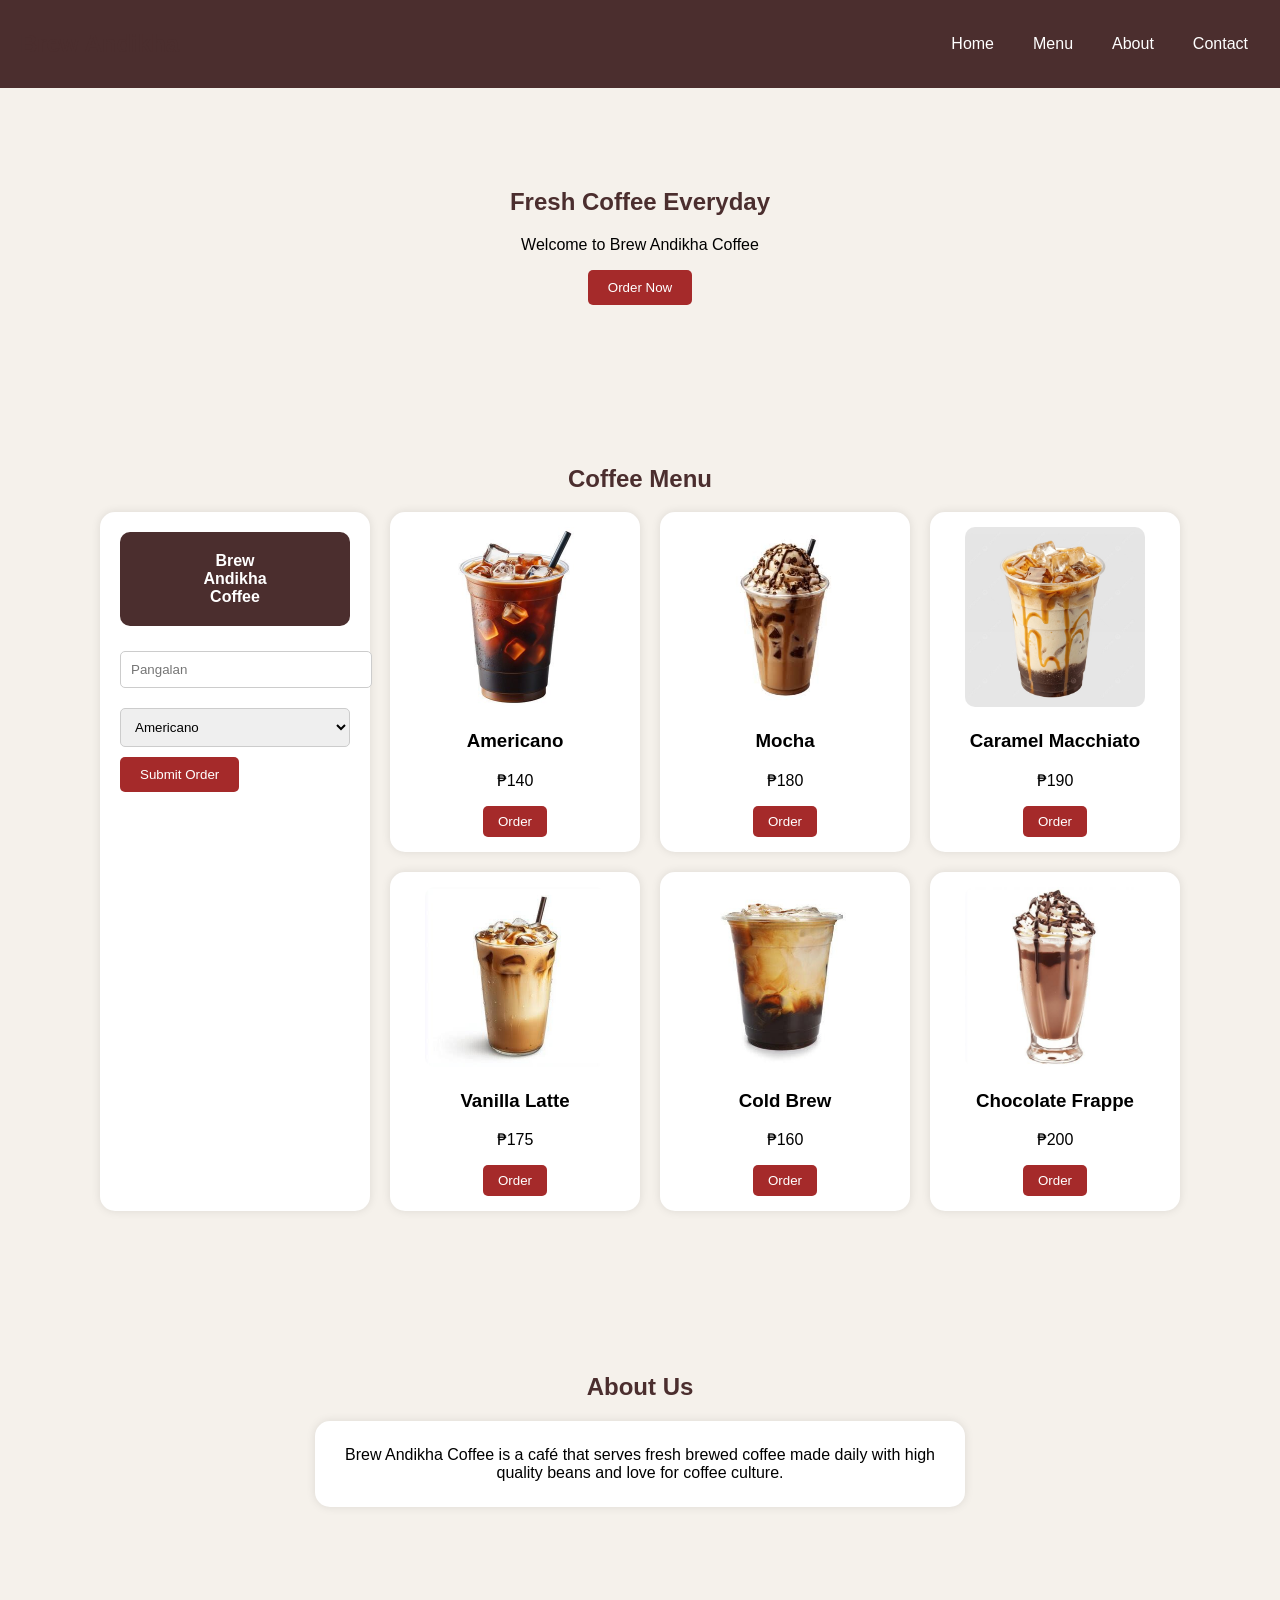
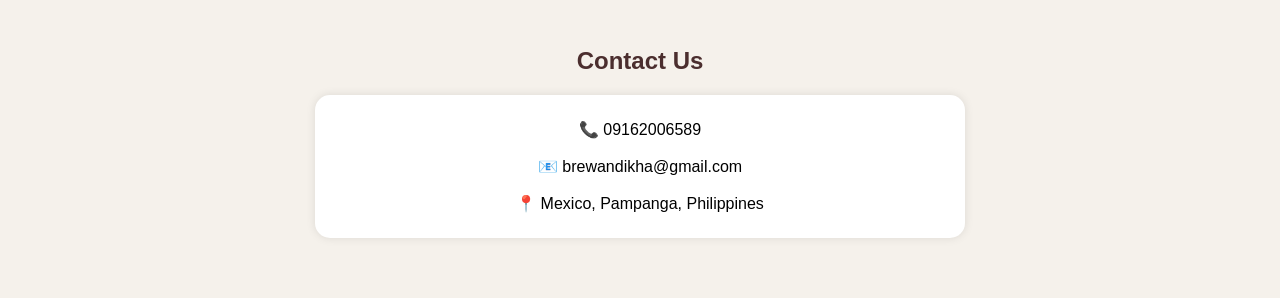
<file: index.html>
<!DOCTYPE html>
<html>
<head>
    <title>Brew Andikha Coffee</title>

    <style>
        html{
            scroll-behavior: smooth;
        }

        body{
            margin:0;
            font-family: Arial;
            background:#f5f1eb;
        }

        /* NAV */
        nav{
            display:flex;
            justify-content:space-between;
            align-items:center;
            background:#4b2e2e;
            color:white;
            padding:10px 20px;
            position:sticky;
            top:0;
            z-index:1000;
        }

        nav ul{
            list-style:none;
            display:flex;
            gap:15px;
            margin:0;
            padding:0;
        }

        nav a{
            color:white;
            text-decoration:none;
            padding:8px 12px;
            border-radius:5px;
        }

        nav a:hover{
            background:rgba(255,255,255,0.2);
        }

        section{
            padding:60px 20px;
        }

        h1,h2{
            text-align:center;
            color:#4b2e2e;
        }

        /* HERO */
        .hero{
            text-align:center;
            padding:80px 20px;
        }

        button{
            background:brown;
            color:white;
            border:none;
            padding:10px 20px;
            border-radius:5px;
            cursor:pointer;
        }

        /* LAYOUT */
        .container{
            display:flex;
            gap:20px;
            justify-content:center;
        }

        .sidebar{
            width:230px;
            background:white;
            padding:20px;
            border-radius:15px;
            box-shadow:0 0 10px rgba(0,0,0,0.1);
        }

        .logo{
            background:#4b2e2e;
            color:white;
            text-align:center;
            padding:20px;
            border-radius:10px;
            font-weight:bold;
            margin-bottom:15px;
        }

        input,select{
            width:100%;
            padding:10px;
            margin:10px 0;
            border-radius:5px;
            border:1px solid #ccc;
        }

        /* MENU */
        .menu{
            display:grid;
            grid-template-columns:repeat(3,1fr);
            gap:20px;
        }

        .menu-item{
            background:white;
            padding:15px;
            border-radius:15px;
            text-align:center;
            width:220px;
            box-shadow:0 0 10px rgba(0,0,0,0.1);
        }

        .menu-item img{
            width:180px;
            height:180px;
            object-fit:cover;
            border-radius:10px;
        }

        .order-btn{
            background:brown;
            color:white;
            border:none;
            padding:8px 15px;
            border-radius:5px;
            cursor:pointer;
        }

        #result{
            text-align:center;
            font-size:22px;
            margin-top:20px;
            color:blue;
            font-weight:bold;
        }

        /* ABOUT + CONTACT */
        .box{
            max-width:600px;
            margin:auto;
            background:white;
            padding:25px;
            border-radius:15px;
            box-shadow:0 0 10px rgba(0,0,0,0.1);
            text-align:center;
        }
    </style>
</head>

<body>

<!-- NAV -->
<nav>
    <h2>Brew Andikha</h2>
    <ul>
        <li><a href="#home">Home</a></li>
        <li><a href="#menu">Menu</a></li>
        <li><a href="#about">About</a></li>
        <li><a href="#contact">Contact</a></li>
    </ul>
</nav>

<!-- HOME -->
<section id="home" class="hero">
    <h2>Fresh Coffee Everyday</h2>
    <p>Welcome to Brew Andikha Coffee</p>
    <button onclick="document.getElementById('menu').scrollIntoView({behavior:'smooth'})">
        Order Now
    </button>
</section>

<!-- MENU -->
<section id="menu">
    <h1>Coffee Menu</h1>

    <div class="container">

        <div class="sidebar">
            <div class="logo">Brew<br>Andikha<br>Coffee</div>

            <input type="text" id="customer" placeholder="Pangalan">

            <select id="coffee">
                <option>Americano</option>
                <option>Mocha</option>
                <option>Caramel Macchiato</option>
                <option>Vanilla Latte</option>
                <option>Cold Brew</option>
                <option>Chocolate Frappe</option>
            </select>

            <button onclick="submitOrder()">Submit Order</button>
        </div>

        <div class="menu">

            <div class="menu-item" id="americano">
                <img src="46a6f033-e813-4fde-9743-84b034e76758.jpg">
                <h3>Americano</h3>
                <p>₱140</p>
                <button class="order-btn" onclick="selectCoffee('Americano','americano')">Order</button>
            </div>

            <div class="menu-item" id="mocha">
                <img src="66fe24e9-2eb0-4848-8a84-934c75f5b318.jpg">
                <h3>Mocha</h3>
                <p>₱180</p>
                <button class="order-btn" onclick="selectCoffee('Mocha','mocha')">Order</button>
            </div>

            <div class="menu-item" id="caramel">
                <img src="28a4cfa1-de22-4be5-b4fa-8bbea418a2dc.jpg">
                <h3>Caramel Macchiato</h3>
                <p>₱190</p>
                <button class="order-btn" onclick="selectCoffee('Caramel Macchiato','caramel')">Order</button>
            </div>

            <div class="menu-item" id="vanilla">
                <img src="19f15237-cbd5-4db6-b45c-9ff7e8f0304b.jpg">
                <h3>Vanilla Latte</h3>
                <p>₱175</p>
                <button class="order-btn" onclick="selectCoffee('Vanilla Latte','vanilla')">Order</button>
            </div>

            <div class="menu-item" id="coldbrew">
                <img src="2940bb46-a5dc-43f8-82a4-12d93fdc152f.jpg">
                <h3>Cold Brew</h3>
                <p>₱160</p>
                <button class="order-btn" onclick="selectCoffee('Cold Brew','coldbrew')">Order</button>
            </div>

            <div class="menu-item" id="frappe">
                <img src="55b6f6bd-e20e-4fcd-901a-de11fc4e571c.jpg">
                <h3>Chocolate Frappe</h3>
                <p>₱200</p>
                <button class="order-btn" onclick="selectCoffee('Chocolate Frappe','frappe')">Order</button>
            </div>

        </div>
    </div>

    <p id="result"></p>
</section>

<!-- ABOUT -->
<section id="about">
    <h1>About Us</h1>
    <div class="box">
        Brew Andikha Coffee is a café that serves fresh brewed coffee made daily
        with high quality beans and love for coffee culture.
    </div>
</section>

<!-- CONTACT -->
<section id="contact">
    <h1>Contact Us</h1>
    <div class="box">
        📞 09162006589 <br><br>
        📧 brewandikha@gmail.com <br><br>
        📍 Mexico, Pampanga, Philippines
    </div>
</section>

<script>
function selectCoffee(coffee,id){
    document.querySelectorAll(".menu-item")
    .forEach(i => i.classList.remove("active"));

    document.getElementById(id).classList.add("active");
    document.getElementById("coffee").value = coffee;

    document.getElementById("result").innerText =
        coffee + " selected";
}

function submitOrder(){
    let customer = document.getElementById("customer").value;
    let coffee = document.getElementById("coffee").value;

    document.getElementById("result").innerText =
        `Thank you ${customer}! Your order is ${coffee}`;
}
</script>

</body>
</html>
</file>
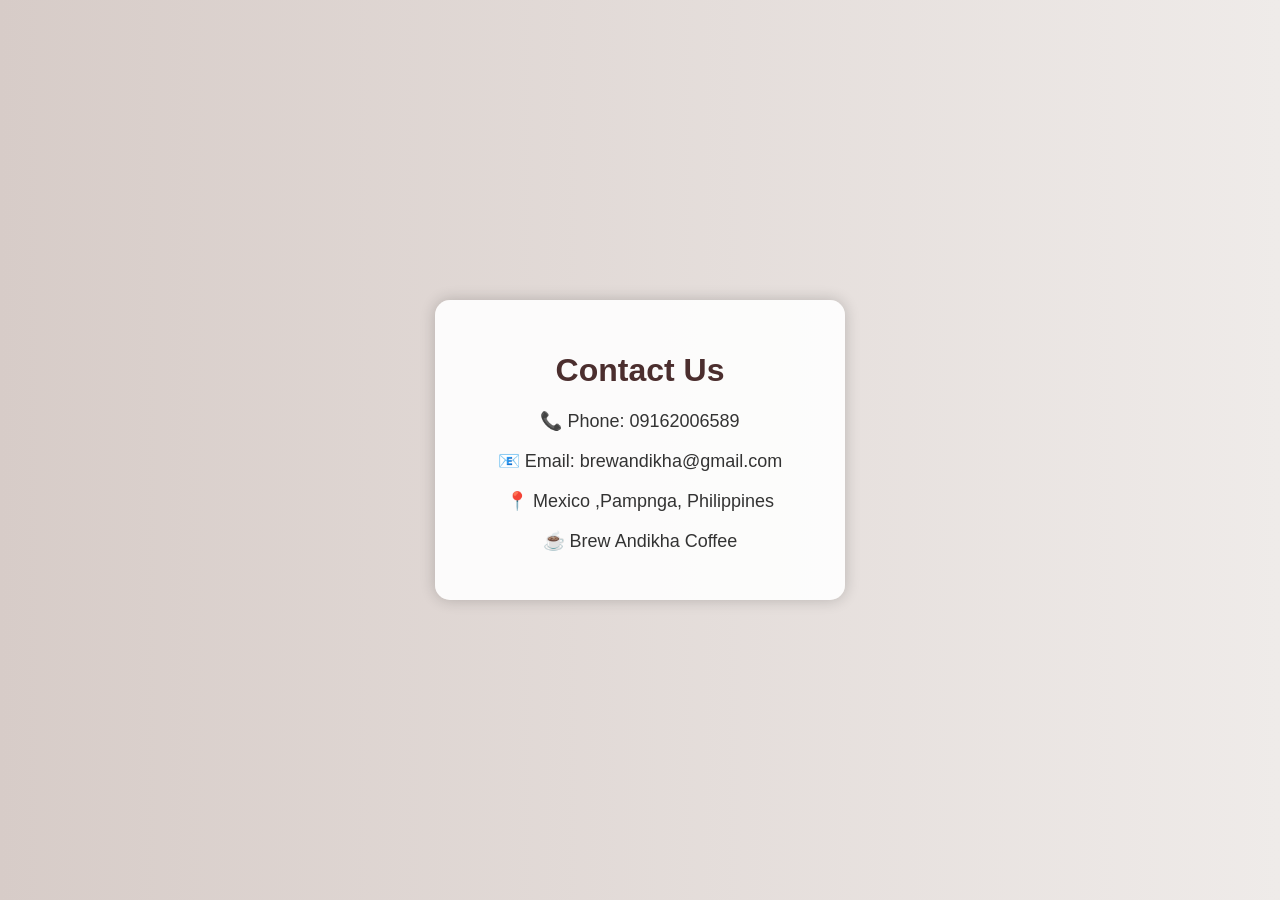
<file: contact.html>
<!DOCTYPE html>
<html>
<head>
    <title>Contact Us</title>

    <style>
        body{
            margin:0;
            font-family: Arial, sans-serif;
            background: linear-gradient(to right, #d7ccc8, #efebe9);
            display:flex;
            justify-content:center;
            align-items:center;
            height:100vh;
        }

        .contact-container{
            text-align:center;
            background:rgba(255,255,255,0.9);
            padding:30px;
            border-radius:15px;
            box-shadow:0 0 15px rgba(0,0,0,0.2);
            width:350px;
        }

        h1{
            color:#4b2e2e;
        }

        p{
            font-size:18px;
            color:#333;
        }
    </style>

</head>
<body>

    <div class="contact-container">
        <h1>Contact Us</h1>

        <p>📞 Phone: 09162006589</p>

        <p>📧 Email: brewandikha@gmail.com</p>

        <p>📍 Mexico ,Pampnga, Philippines</p>

        <p>☕ Brew Andikha Coffee</p>
    </div>

</body>
</html>
</file>
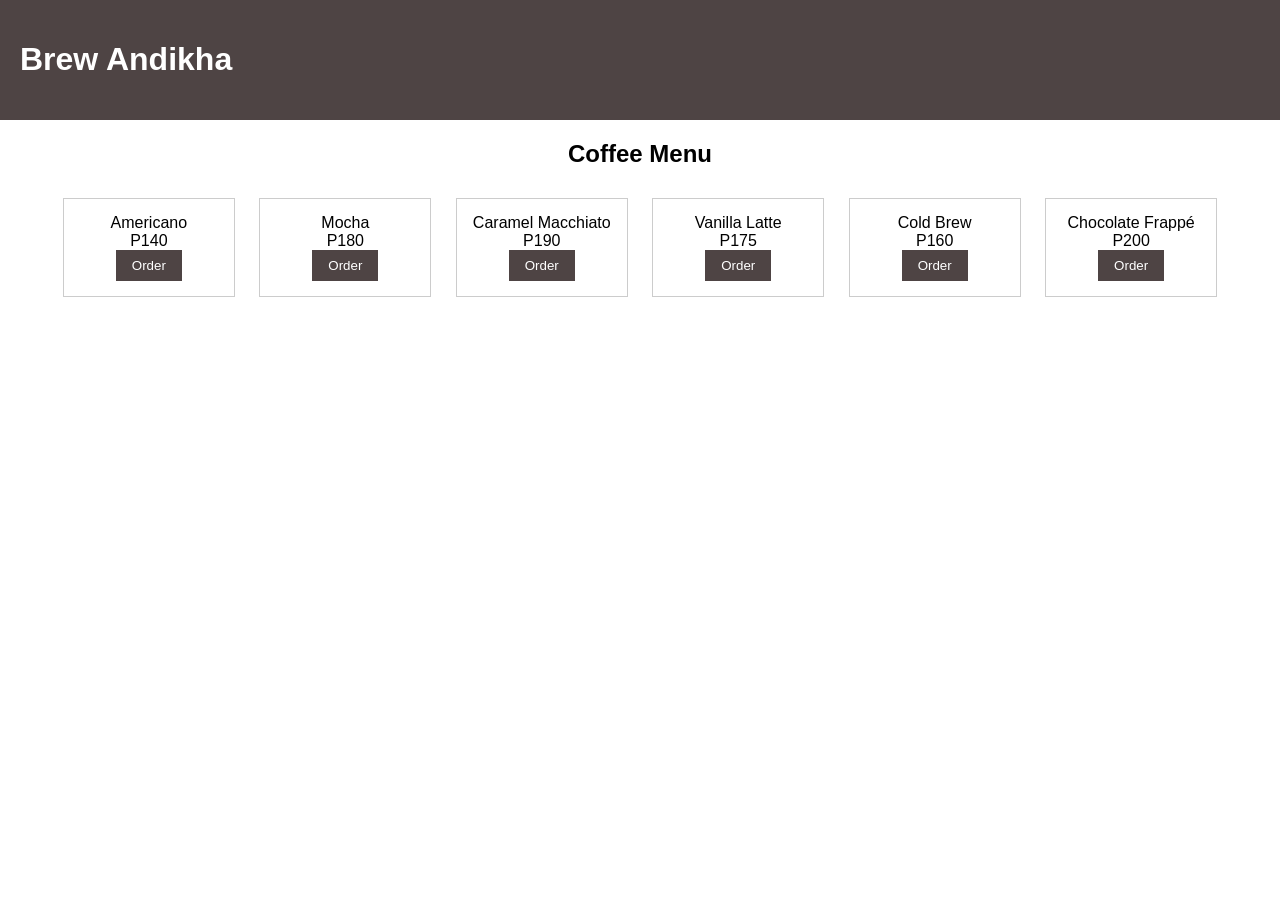
<file: menu.html>
<!DOCTYPE html>
<html>
<head>
    <title>Brew Andikha</title>
    <style>
        /* Ito ang nagbibigay ng dating kulay sa iyong design */
        body { margin: 0; font-family: sans-serif; }
        .header { background-color: #4e4444; color: white; padding: 20px; }
        .menu-container { text-align: center; margin-top: 20px; }
        
        /* Box design */
        .menu-item { 
            margin: 10px; padding: 15px; border: 1px solid #ccc; 
            display: inline-block; width: 140px; text-align: center; 
        }
    </style>
</head>
<body>

    <!-- Ang dark header -->
    <div class="header">
        <h1>Brew Andikha</h1>
    </div>

    <h2 style="text-align: center;">Coffee Menu</h2>

    <div class="menu-container">
        <div class="menu-item">Americano<br>P140<br><button onclick="orderItem('Americano', 140)">Order</button></div>
        <div class="menu-item">Mocha<br>P180<br><button onclick="orderItem('Mocha', 180)">Order</button></div>
        <div class="menu-item">Caramel Macchiato<br>P190<br><button onclick="orderItem('Caramel Macchiato', 190)">Order</button></div>
        <div class="menu-item">Vanilla Latte<br>P175<br><button onclick="orderItem('Vanilla Latte', 175)">Order</button></div>
        <div class="menu-item">Cold Brew<br>P160<br><button onclick="orderItem('Cold Brew', 160)">Order</button></div>
        <div class="menu-item">Chocolate Frappé<br>P200<br><button onclick="orderItem('Chocolate Frappé', 200)">Order</button></div>
    </div>

    <h2 id="resulta" style="text-align: center; color: blue;"></h2>

    <script>
        function orderItem(pangalan, presyo) {
            document.getElementById("resulta").innerHTML = 
                "Ang napili mo ay " + pangalan + ". Presyo: P" + presyo + ".";
        }
    </script>

</body>
</html>
<style>
    /* 1. ANIMATION STYLE */
    button {
        background-color: #4e4444;
        color: white;
        border: none;
        padding: 8px 16px;
        cursor: pointer;
        transition: all 0.2s ease; /* Ito ang nagpapaganda ng transition */
    }

    /* Kapag pinindot, liliit nang konti ang button */
    button:active {
        transform: scale(0.9);
        background-color: #2c2727;
    }

    /* Visual feedback sa button */
    .btn-clicked {
        background-color: #27ae60 !important; /* Magiging green kapag na-click */
    }
</style>

<script>
    // 2. ANIMATION LOGIC
    function orderItem(pangalan, presyo, btnElement) {
        // I-update ang text
        document.getElementById("resulta").innerHTML = 
            "Successfully added: " + pangalan + " (P" + presyo + ")";

        // Baguhin ang kulay ng button para maging green (feedback)
        btnElement.classList.add('btn-clicked');
        
        // Ibalik sa dati ang kulay pagkatapos ng 0.5 segundo
        setTimeout(function() {
            btnElement.classList.remove('btn-clicked');
        }, 500);
    }
</script>
</file>
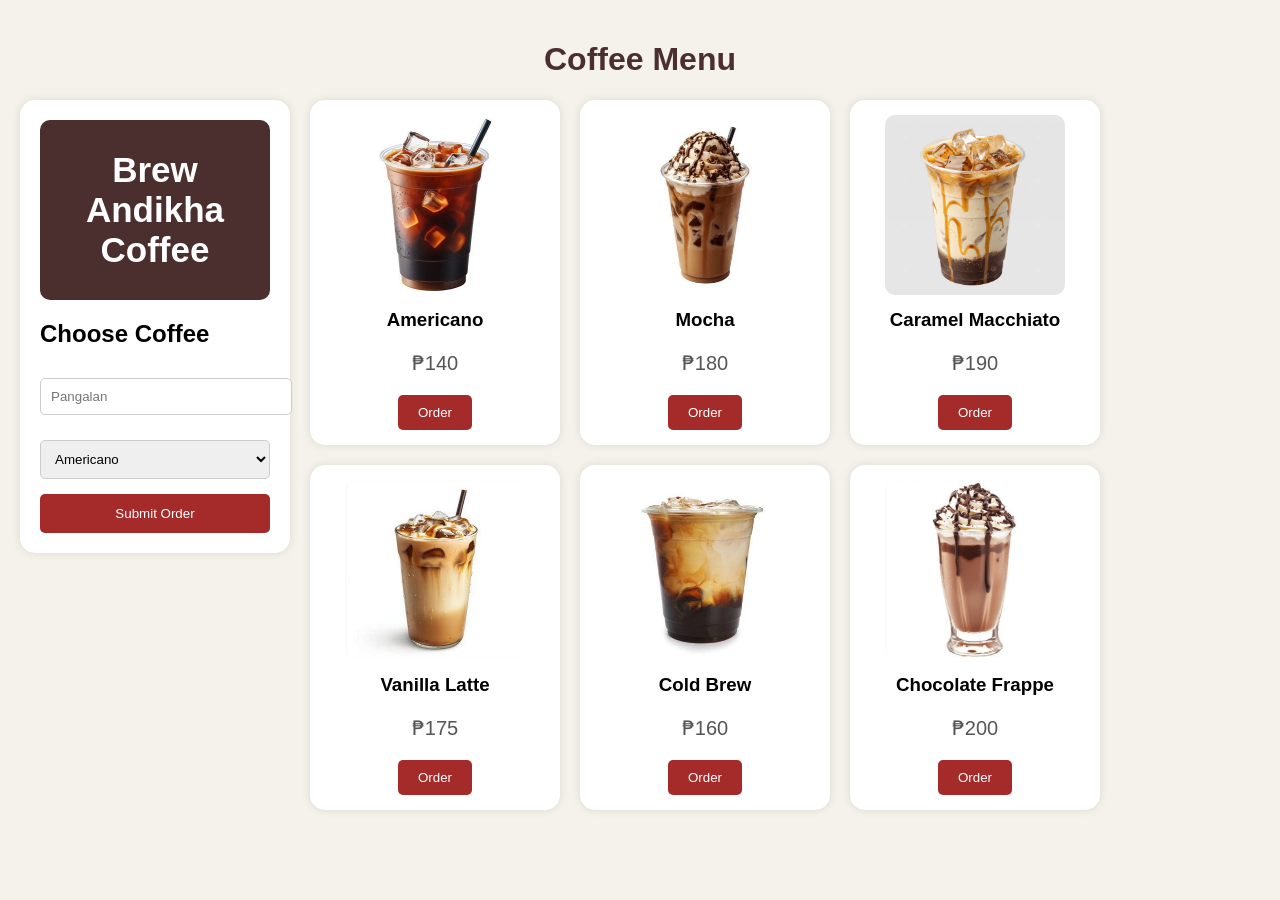
<file: order.html>
<!DOCTYPE html>
<html>
<head>
    <title>Brew Andikha Coffee</title>

    <style>

        body{
            font-family: Arial;
            background-color: #f5f1eb;
            margin: 0;
            padding: 20px;
        }

        h1{
            text-align: center;
            color: #4b2e2e;
        }

        .container{
            display: flex;
            gap: 20px;
        }

        .sidebar{
            width: 230px;
            background: white;
            padding: 20px;
            border-radius: 15px;
            box-shadow: 0 0 10px rgba(0,0,0,0.1);
            height: fit-content;
        }

        .logo{
            background-color: #4b2e2e;
            color: white;
            text-align: center;
            padding: 30px 10px;
            border-radius: 10px;
            font-size: 35px;
            font-weight: bold;
            margin-bottom: 20px;
        }

        input, select{
            width: 100%;
            padding: 10px;
            margin-top: 10px;
            margin-bottom: 15px;
            border-radius: 5px;
            border: 1px solid #ccc;
        }

        .submit-btn{
            width: 100%;
            padding: 12px;
            background-color: brown;
            color: white;
            border: none;
            border-radius: 5px;
            cursor: pointer;
        }

        .menu{
            display: grid;
            grid-template-columns: repeat(3, 1fr);
            gap: 20px;
        }

        .menu-item{
            background: white;
            padding: 15px;
            border-radius: 15px;
            text-align: center;
            width: 220px;
            box-shadow: 0 0 10px rgba(0,0,0,0.1);
            transition: 0.3s;
        }

        .menu-item.active{
            transform: scale(1.1);
            box-shadow: 0 0 20px brown;
            border: 3px solid brown;
        }

        .menu-item img{
            width: 180px;
            height: 180px;
            object-fit: cover;
            border-radius: 10px;
        }

        .menu-item h3{
            margin: 10px 0 5px;
        }

        .menu-item p{
            font-size: 20px;
            color: #555;
        }

        .order-btn{
            background-color: brown;
            color: white;
            border: none;
            padding: 10px 20px;
            border-radius: 5px;
            cursor: pointer;
        }

        #result{
            text-align: center;
            margin-top: 30px;
            font-size: 25px;
            color: blue;
            font-weight: bold;
        }

    </style>
</head>

<body>

    <h1>Coffee Menu</h1>

    <div class="container">

        <div class="sidebar">

            <div class="logo">
                Brew<br>Andikha<br>Coffee
            </div>

            <h2>Choose Coffee</h2>

            <input type="text" id="customer" placeholder="Pangalan">

            <select id="coffee">
                <option>Americano</option>
                <option>Mocha</option>
                <option>Caramel Macchiato</option>
                <option>Vanilla Latte</option>
                <option>Cold Brew</option>
                <option>Chocolate Frappe</option>
            </select>

            <button class="submit-btn" onclick="submitOrder()">
                Submit Order
            </button>

        </div>

        <div class="menu">

            <div class="menu-item" id="americano">
                <img src="46a6f033-e813-4fde-9743-84b034e76758.jpg">
                <h3>Americano</h3>
                <p>₱140</p>

                <button class="order-btn"
                onclick="selectCoffee('Americano','americano')">
                Order
                </button>
            </div>

            <div class="menu-item" id="mocha">
                <img src="66fe24e9-2eb0-4848-8a84-934c75f5b318.jpg">
                <h3>Mocha</h3>
                <p>₱180</p>

                <button class="order-btn"
                onclick="selectCoffee('Mocha','mocha')">
                Order
                </button>
            </div>

            <div class="menu-item" id="caramel">
                <img src="28a4cfa1-de22-4be5-b4fa-8bbea418a2dc.jpg">
                <h3>Caramel Macchiato</h3>
                <p>₱190</p>

                <button class="order-btn"
                onclick="selectCoffee('Caramel Macchiato','caramel')">
                Order
                </button>
            </div>

            <div class="menu-item" id="vanilla">
                <img src="19f15237-cbd5-4db6-b45c-9ff7e8f0304b.jpg">
                <h3>Vanilla Latte</h3>
                <p>₱175</p>

                <button class="order-btn"
                onclick="selectCoffee('Vanilla Latte','vanilla')">
                Order
                </button>
            </div>

            <div class="menu-item" id="coldbrew">
                <img src="2940bb46-a5dc-43f8-82a4-12d93fdc152f.jpg">
                <h3>Cold Brew</h3>
                <p>₱160</p>

                <button class="order-btn"
                onclick="selectCoffee('Cold Brew','coldbrew')">
                Order
                </button>
            </div>

            <div class="menu-item" id="frappe">
                <img src="55b6f6bd-e20e-4fcd-901a-de11fc4e571c.jpg">
                <h3>Chocolate Frappe</h3>
                <p>₱200</p>

                <button class="order-btn"
                onclick="selectCoffee('Chocolate Frappe','frappe')">
                Order
                </button>
            </div>

        </div>

    </div>

    <p id="result"></p>

    <script>

        function removeActive(){

            var items = document.querySelectorAll(".menu-item");

            items.forEach(function(item){
                item.classList.remove("active");
            });

        }

        function selectCoffee(coffee, id){

            removeActive();

            document.getElementById(id).classList.add("active");

            document.getElementById("coffee").value = coffee;

            document.getElementById("result").innerHTML =
            coffee + " selected";

        }

        function submitOrder(){

            var customer =
            document.getElementById("customer").value;

            var coffee =
            document.getElementById("coffee").value;

            document.getElementById("result").innerHTML =
            "Thank you " + customer +
            "! Your order is " + coffee;

        }

    </script>

</body>
</html>
</file>
